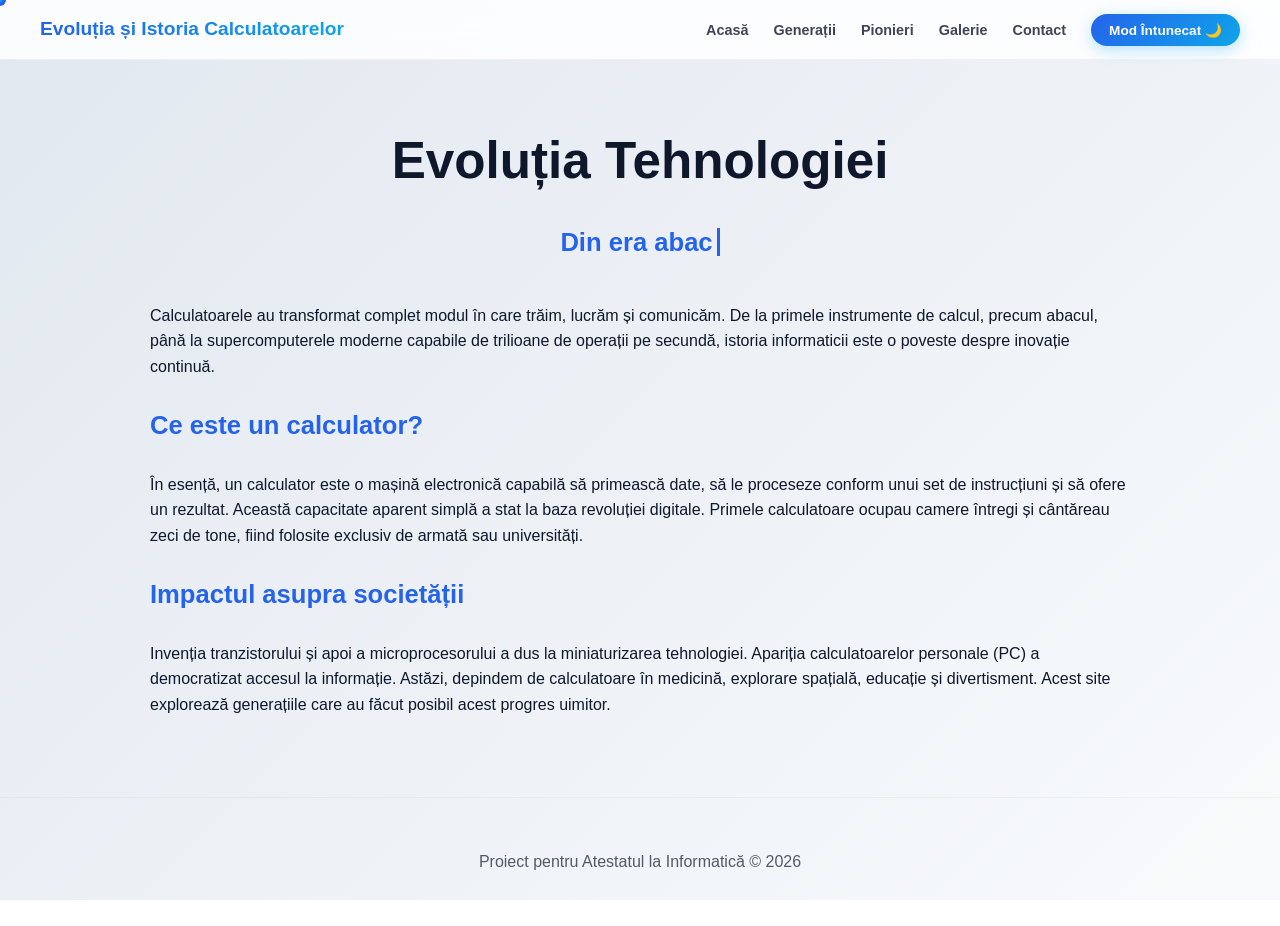
<file: index.html>
<!DOCTYPE html>
<html lang="ro">
<head>
    <meta charset="UTF-8">
    <meta name="viewport" content="width=device-width, initial-scale=1.0">
    <title>Istoria Calculatoarelor - Acasă</title>
    <link rel="stylesheet" href="style.css">
</head>
<body>
    <div class="cursor-dot" data-cursor-dot></div>
<div class="cursor-trail" data-cursor-trail></div>
<div class="cursor-trail" data-cursor-trail></div>
<div class="cursor-trail" data-cursor-trail></div>
<div class="cursor-trail" data-cursor-trail></div>
<div class="cursor-trail" data-cursor-trail></div>
<div class="cursor-trail" data-cursor-trail></div>
    <header>
        <h1 class="fade-in-titlu">Evoluția și Istoria Calculatoarelor</h1>
        <nav>
            <ul>
                <li><a href="index.html">Acasă</a></li>
                <li><a href="generatii.html">Generații</a></li>
                <li><a href="pionieri.html">Pionieri</a></li>
                <li><a href="galerie.html">Galerie</a></li>
                <li><a href="contact.html">Contact</a></li>
                <li><button id="btn-tema" class="buton-magic">Mod Întunecat 🌙</button></li>
            </ul>
        </nav>
    </header>

    <div class="progress-container">
        <div class="progress-bar" id="baraProgres"></div>
    </div>

    <main>
        <section id="acasa">
            <h2>Evoluția Tehnologiei</h2>
            
            <h3 id="typewriter-container" style="min-height: 40px; margin-top: -30px; margin-bottom: 40px; text-align: center;"></h3>
            
            <p>Calculatoarele au transformat complet modul în care trăim, lucrăm și comunicăm. De la primele instrumente de calcul, precum abacul, până la supercomputerele moderne capabile de trilioane de operații pe secundă, istoria informaticii este o poveste despre inovație continuă.</p>
            
            <h3>Ce este un calculator?</h3>
            <p>În esență, un calculator este o mașină electronică capabilă să primească date, să le proceseze conform unui set de instrucțiuni și să ofere un rezultat. Această capacitate aparent simplă a stat la baza revoluției digitale. Primele calculatoare ocupau camere întregi și cântăreau zeci de tone, fiind folosite exclusiv de armată sau universități.</p>
            
            <h3>Impactul asupra societății</h3>
            <p>Invenția tranzistorului și apoi a microprocesorului a dus la miniaturizarea tehnologiei. Apariția calculatoarelor personale (PC) a democratizat accesul la informație. Astăzi, depindem de calculatoare în medicină, explorare spațială, educație și divertisment. Acest site explorează generațiile care au făcut posibil acest progres uimitor.</p>
        </section>
    </main>

    <footer>
        <p>Proiect pentru Atestatul la Informatică &copy; 2026</p>
    </footer>

    <script src="script.js"></script>
</body>
</html>
</file>
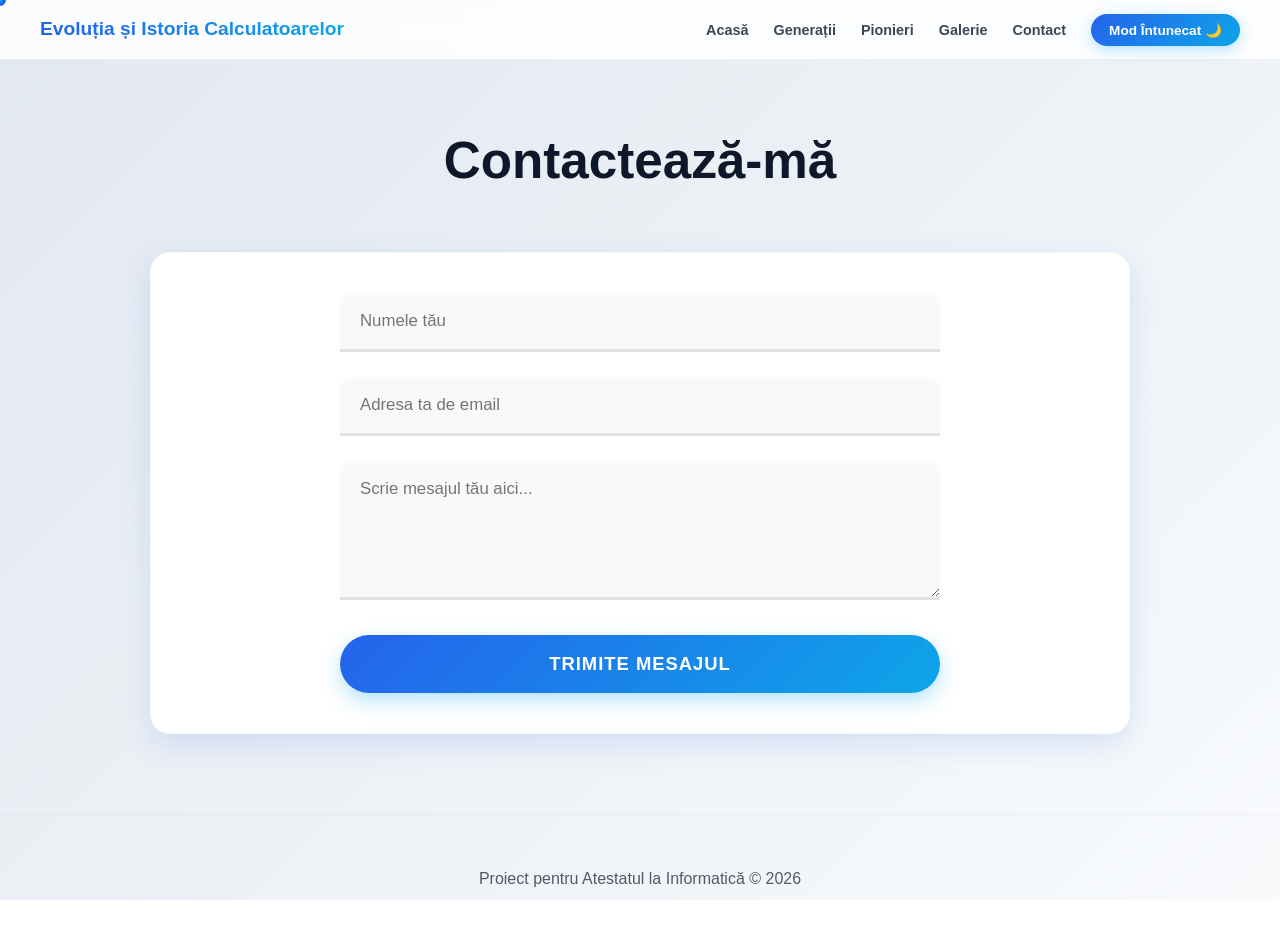
<file: contact.html>
<!DOCTYPE html>
<html lang="ro">
<head>
    <meta charset="UTF-8">
    <meta name="viewport" content="width=device-width, initial-scale=1.0">
    <title>Istoria Calculatoarelor - Contact</title>
    <link rel="stylesheet" href="style.css">
</head>
<body>
   <div class="cursor-dot" data-cursor-dot></div>
<div class="cursor-trail" data-cursor-trail></div>
<div class="cursor-trail" data-cursor-trail></div>
<div class="cursor-trail" data-cursor-trail></div>
<div class="cursor-trail" data-cursor-trail></div>
<div class="cursor-trail" data-cursor-trail></div>
<div class="cursor-trail" data-cursor-trail></div>
    <header>
        <h1 class="fade-in-titlu">Evoluția și Istoria Calculatoarelor</h1>
        <nav>
            <ul>
                <li><a href="index.html">Acasă</a></li>
                <li><a href="generatii.html">Generații</a></li>
                <li><a href="pionieri.html">Pionieri</a></li>
                <li><a href="galerie.html">Galerie</a></li>
                <li><a href="contact.html">Contact</a></li>
                <li><button id="btn-tema" class="buton-magic">Mod Întunecat 🌙</button></li>
            </ul>
        </nav>
    </header>

    <div class="progress-container">
        <div class="progress-bar" id="baraProgres"></div>
    </div>

    <main>
        <section id="contact">
            <h2>Contactează-mă</h2>
            <div class="card">
                <form id="formular-contact" class="form-contact">
                    <input type="text" id="nume" placeholder="Numele tău" required>
                    <input type="email" id="email" placeholder="Adresa ta de email" required>
                    <textarea id="mesaj" rows="5" placeholder="Scrie mesajul tău aici..." required></textarea>
                    <button type="submit" class="buton-trimite">Trimite Mesajul</button>
                </form>
                <div id="mesaj-succes" style="display: none; text-align: center; color: #28a745; margin-top: 15px; font-weight: bold;">
                    Mesajul a fost trimis cu succes!
                </div>
            </div>
        </section>
    </main>

    <footer>
        <p>Proiect pentru Atestatul la Informatică &copy; 2026</p>
    </footer>

    <script src="script.js"></script>
</body>
</html>
</file>
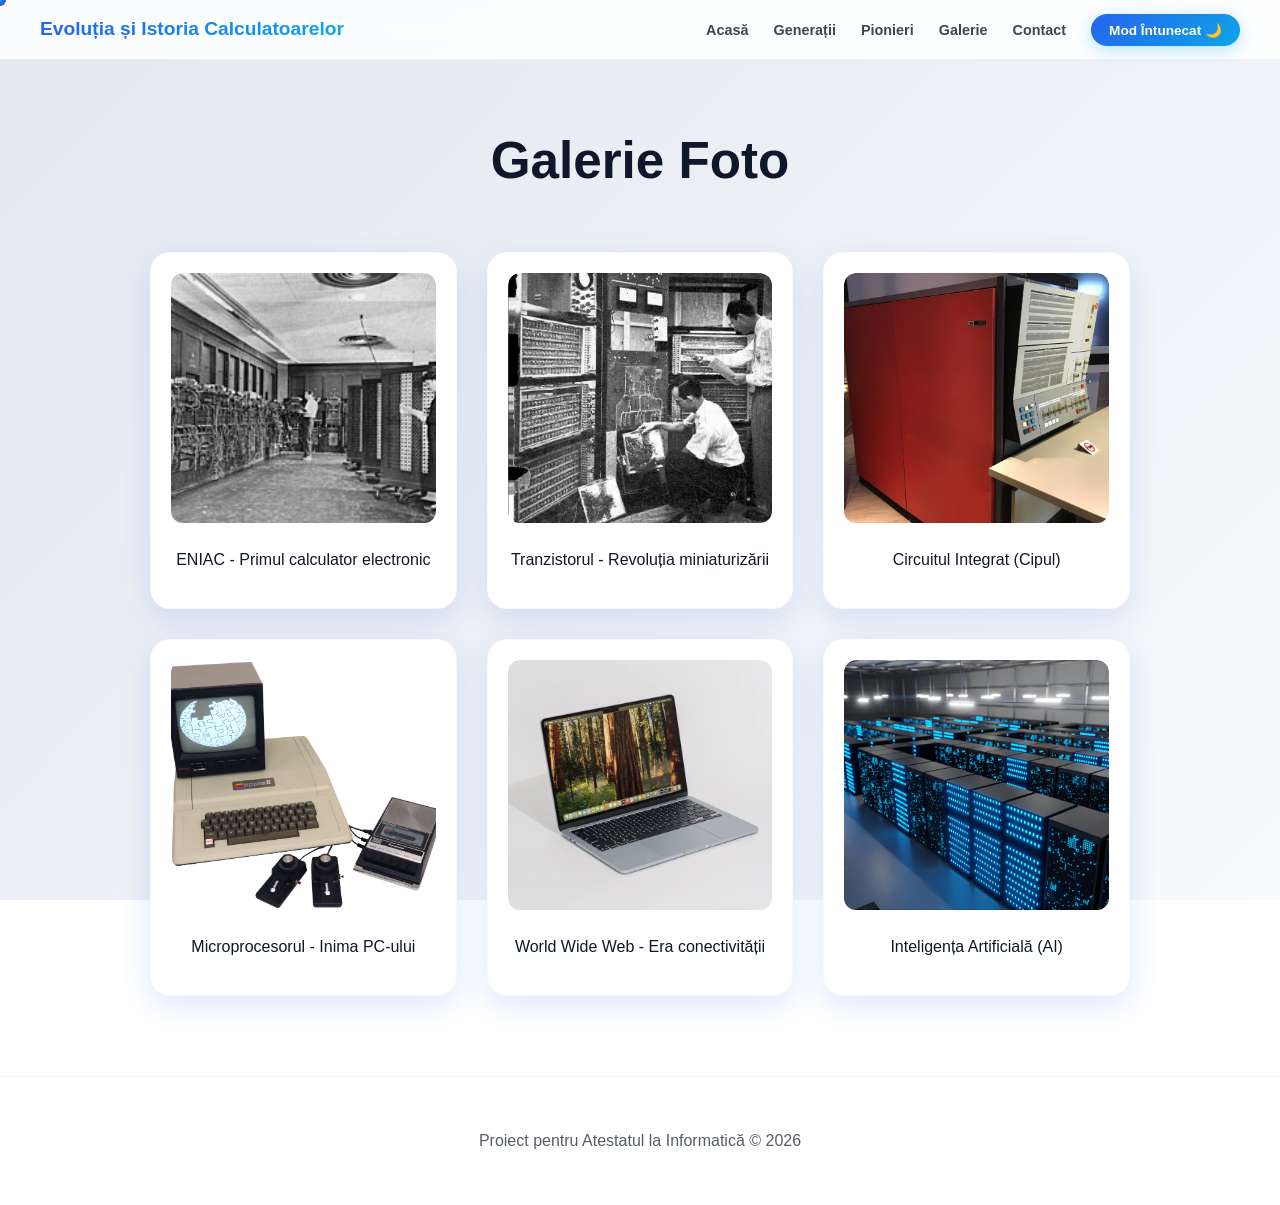
<file: galerie.html>
<!DOCTYPE html>
<html lang="ro">
<head>
    <meta charset="UTF-8">
    <meta name="viewport" content="width=device-width, initial-scale=1.0">
    <title>Istoria Calculatoarelor - Galerie</title>
    <link rel="stylesheet" href="style.css">
</head>
<body>
  <div class="cursor-dot" data-cursor-dot></div>
<div class="cursor-trail" data-cursor-trail></div>
<div class="cursor-trail" data-cursor-trail></div>
<div class="cursor-trail" data-cursor-trail></div>
<div class="cursor-trail" data-cursor-trail></div>
<div class="cursor-trail" data-cursor-trail></div>
<div class="cursor-trail" data-cursor-trail></div>
    <header>
        <h1 class="fade-in-titlu">Evoluția și Istoria Calculatoarelor</h1>
        <nav>
            <ul>
                <li><a href="index.html">Acasă</a></li>
                <li><a href="generatii.html">Generații</a></li>
                <li><a href="pionieri.html">Pionieri</a></li>
                <li><a href="galerie.html">Galerie</a></li>
                <li><a href="contact.html">Contact</a></li>
                <li><button id="btn-tema" class="buton-magic">Mod Întunecat 🌙</button></li>
            </ul>
        </nav>
    </header>

    <div class="progress-container">
        <div class="progress-bar" id="baraProgres"></div>
    </div>

    <main>
        <section id="galerie">
            <h2>Galerie Foto</h2>
            <div class="galerie-grid">
    <div class="item-galerie">
        <a href="https://ro.wikipedia.org/wiki/ENIAC" target="_blank" title="Află mai multe pe Wikipedia">
            <img src="imagini/poza1.jpg" alt="ENIAC" class="imagine-galerie">
        </a>
        <p>ENIAC - Primul calculator electronic</p>
    </div>

    <div class="item-galerie">
        <a href="https://ro.wikipedia.org/wiki/Tranzistor" target="_blank" title="Află mai multe pe Wikipedia">
            <img src="imagini/poza2.jpg" alt="Tranzistor" class="imagine-galerie">
        </a>
        <p>Tranzistorul - Revoluția miniaturizării</p>
    </div>

    <div class="item-galerie">
        <a href="https://ro.wikipedia.org/wiki/Circuit_integrat" target="_blank" title="Află mai multe pe Wikipedia">
            <img src="imagini/poza3.jpg" alt="Circuit Integrat" class="imagine-galerie">
        </a>
        <p>Circuitul Integrat (Cipul)</p>
    </div>

    <div class="item-galerie">
        <a href="https://ro.wikipedia.org/wiki/Microprocesor" target="_blank" title="Află mai multe pe Wikipedia">
            <img src="imagini/poza4.jpg" alt="Microprocesor" class="imagine-galerie">
        </a>
        <p>Microprocesorul - Inima PC-ului</p>
    </div>

    <div class="item-galerie">
        <a href="https://ro.wikipedia.org/wiki/World_Wide_Web" target="_blank" title="Află mai multe pe Wikipedia">
            <img src="imagini/poza5.jpg" alt="Internet" class="imagine-galerie">
        </a>
        <p>World Wide Web - Era conectivității</p>
    </div>

    <div class="item-galerie">
        <a href="https://ro.wikipedia.org/wiki/Inteligen%C8%9B%C4%83_artificial%C4%83" target="_blank" title="Află mai multe pe Wikipedia">
            <img src="imagini/poza6.jpg" alt="Inteligenta Artificiala" class="imagine-galerie">
        </a>
        <p>Inteligența Artificială (AI)</p>
    </div>
</div>
        </section>
    </main>

    <footer>
        <p>Proiect pentru Atestatul la Informatică &copy; 2026</p>
    </footer>

    <script src="script.js"></script>
</body>
</html>
</file>
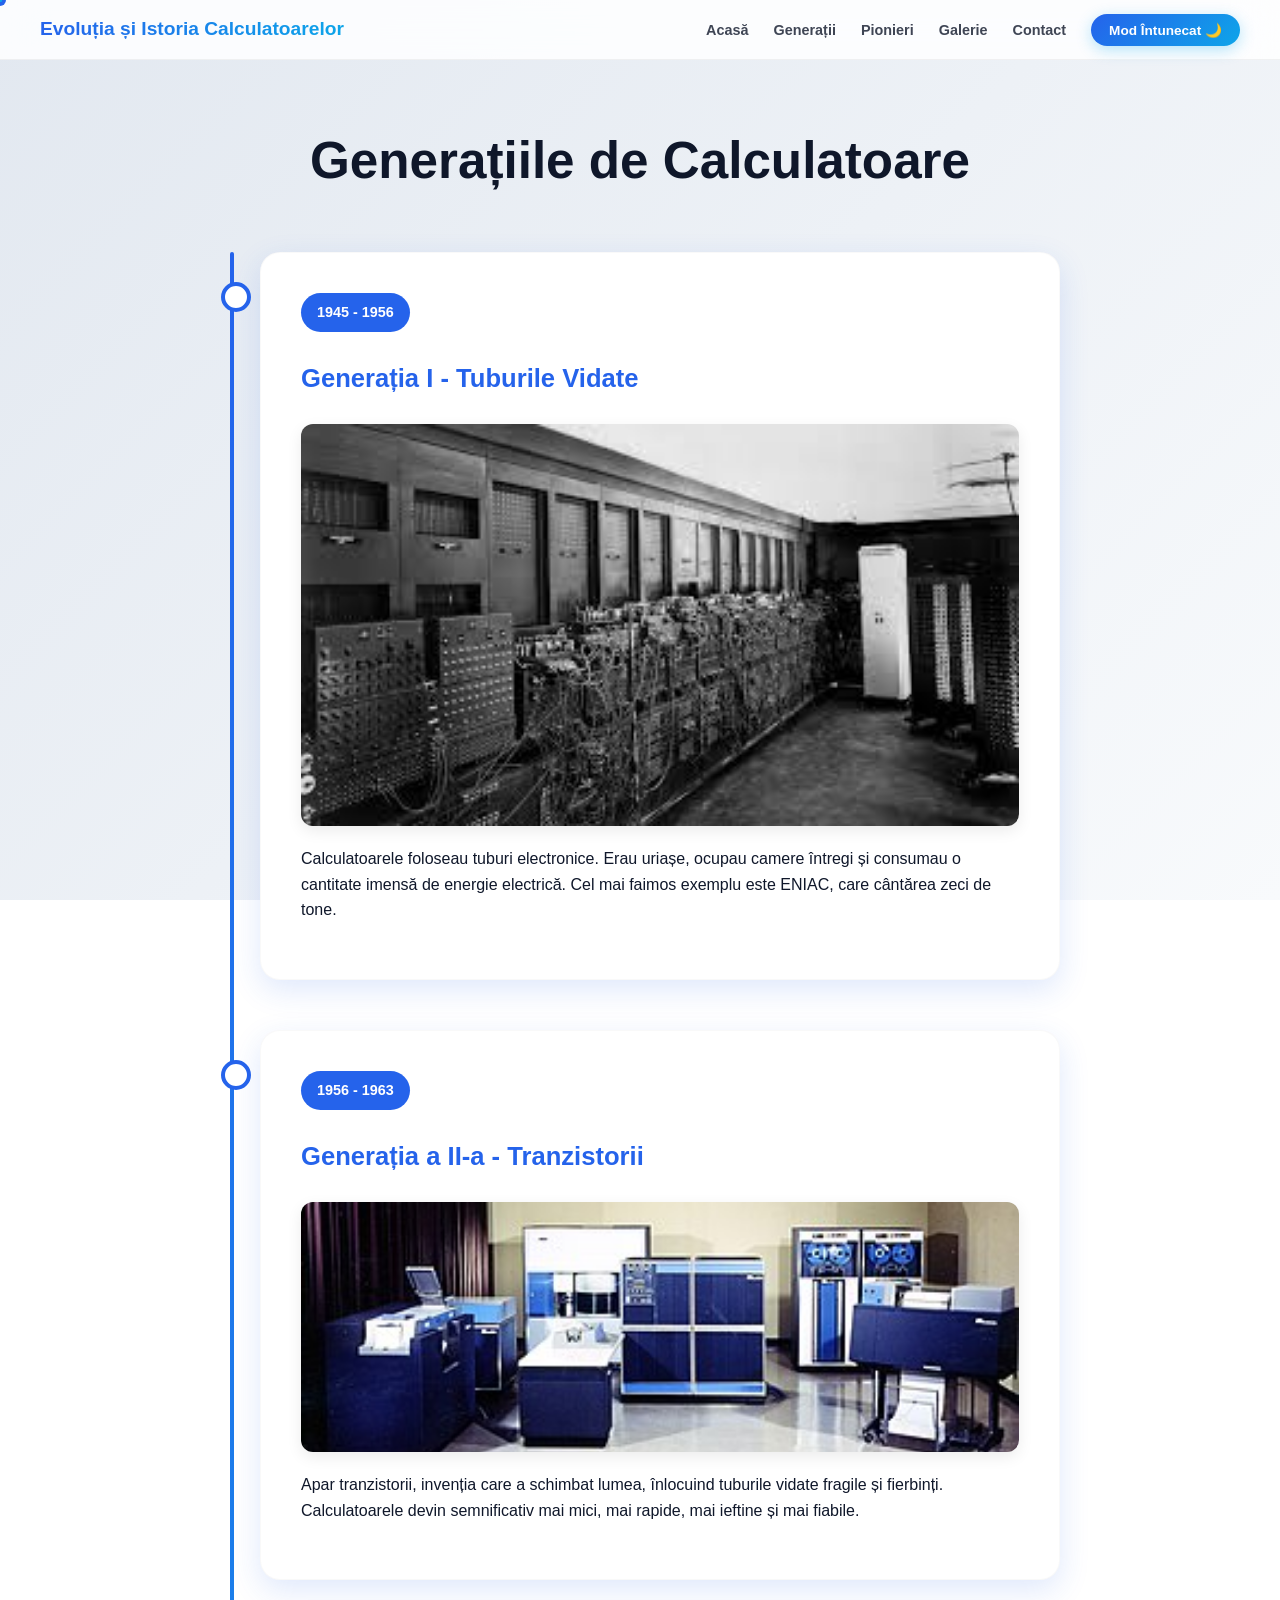
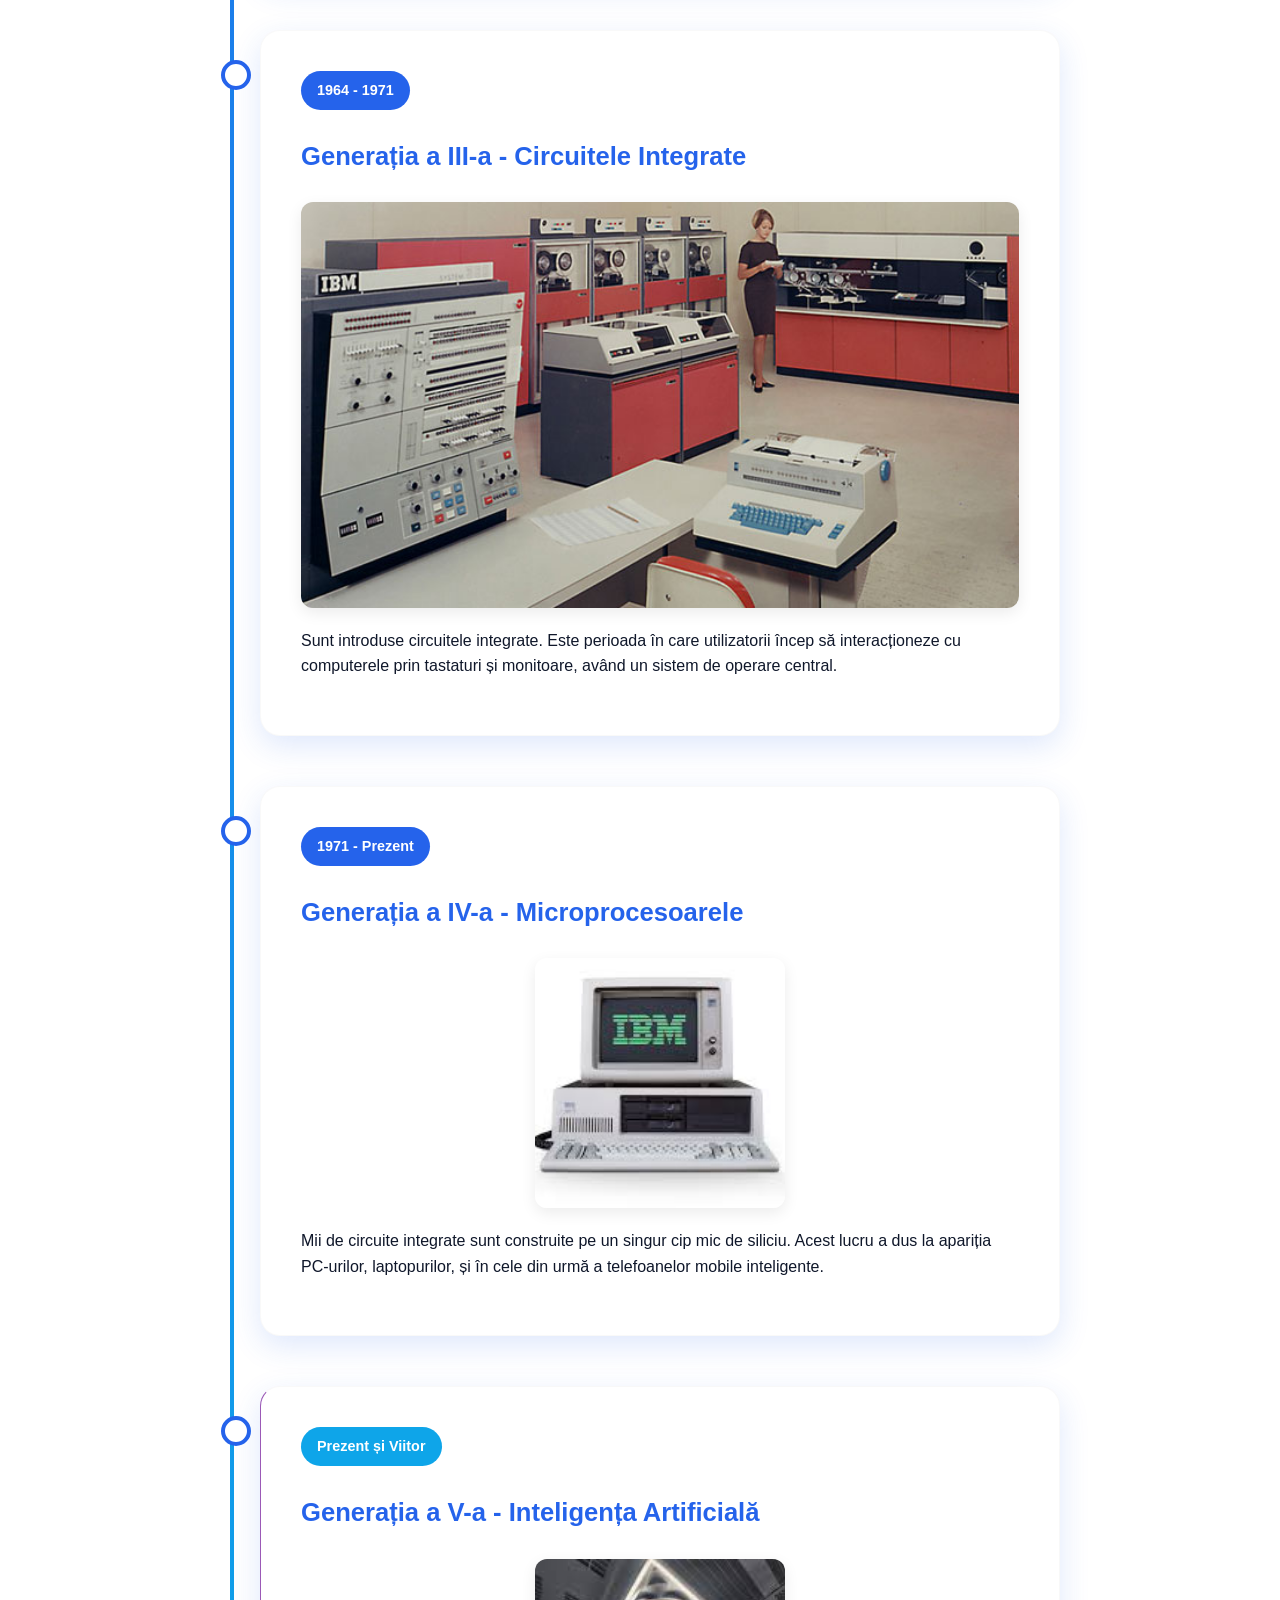
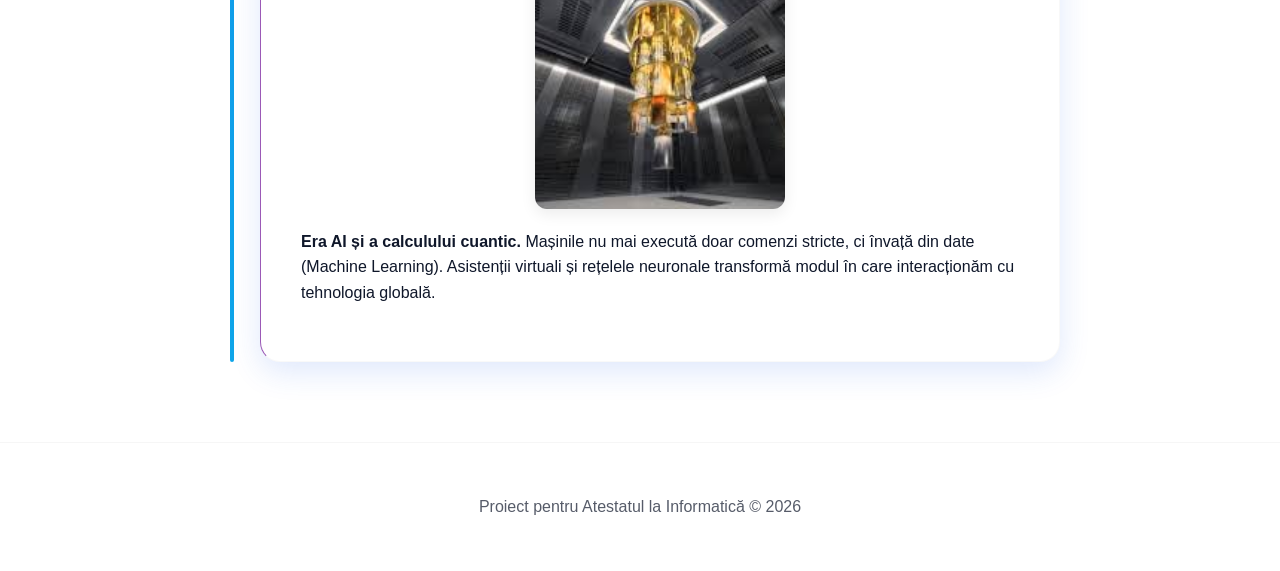
<file: generatii.html>
<!DOCTYPE html>
<html lang="ro">
<head>
    <meta charset="UTF-8">
    <meta name="viewport" content="width=device-width, initial-scale=1.0">
    <title>Istoria Calculatoarelor - Generații</title>
    <link rel="stylesheet" href="style.css">
</head>
<body>
<div class="cursor-dot" data-cursor-dot></div>
<div class="cursor-trail" data-cursor-trail></div>
<div class="cursor-trail" data-cursor-trail></div>
<div class="cursor-trail" data-cursor-trail></div>
<div class="cursor-trail" data-cursor-trail></div>
<div class="cursor-trail" data-cursor-trail></div>
<div class="cursor-trail" data-cursor-trail></div>
    <header>
        <h1 class="fade-in-titlu">Evoluția și Istoria Calculatoarelor</h1>
        <nav>
            <ul>
                <li><a href="index.html">Acasă</a></li>
                <li><a href="generatii.html">Generații</a></li>
                <li><a href="pionieri.html">Pionieri</a></li>
                <li><a href="galerie.html">Galerie</a></li>
                <li><a href="contact.html">Contact</a></li>
                <li><button id="btn-tema" class="buton-magic">Mod Întunecat 🌙</button></li>
            </ul>
        </nav>
    </header>

    <div class="progress-container">
        <div class="progress-bar" id="baraProgres"></div>
    </div>

    <main>
        <section id="generatii">
            <h2>Generațiile de Calculatoare</h2>
            
            <div class="timeline">
                <div class="timeline-item">
                    <div class="timeline-dot"></div>
                    <div class="card timeline-card">
                        <span class="an-badge">1945 - 1956</span>
                        <h3>Generația I - Tuburile Vidate</h3>
                        <img src="imagini/poza11.jpg" alt="ENIAC și Tuburi Vidate" class="imagine-generatie" style="width: 100% !important; height: auto !important; margin: 20px 0 !important; object-fit: contain !important;">
                        <p>Calculatoarele foloseau tuburi electronice. Erau uriașe, ocupau camere întregi și consumau o cantitate imensă de energie electrică. Cel mai faimos exemplu este ENIAC, care cântărea zeci de tone.</p>
                    </div>
                </div>

                <div class="timeline-item">
                    <div class="timeline-dot"></div>
                    <div class="card timeline-card">
                        <span class="an-badge">1956 - 1963</span>
                        <h3>Generația a II-a - Tranzistorii</h3>
                        <img src="imagini/poza12.jpg" alt="Calculatoare cu Tranzistori" class="imagine-generatie">
                        <p>Apar tranzistorii, invenția care a schimbat lumea, înlocuind tuburile vidate fragile și fierbinți. Calculatoarele devin semnificativ mai mici, mai rapide, mai ieftine și mai fiabile.</p>
                    </div>
                </div>

                <div class="timeline-item">
                    <div class="timeline-dot"></div>
                    <div class="card timeline-card">
                        <span class="an-badge">1964 - 1971</span>
                        <h3>Generația a III-a - Circuitele Integrate</h3>
                        <img src="imagini/poza13.jpg" alt="Circuite Integrate" class="imagine-generatie" style="width: 100% !important; height: auto !important; margin: 20px 0 !important; object-fit: contain !important;">
                        <p>Sunt introduse circuitele integrate. Este perioada în care utilizatorii încep să interacționeze cu computerele prin tastaturi și monitoare, având un sistem de operare central.</p>
                    </div>
                </div>

                <div class="timeline-item">
                    <div class="timeline-dot"></div>
                    <div class="card timeline-card">
                        <span class="an-badge">1971 - Prezent</span>
                        <h3>Generația a IV-a - Microprocesoarele</h3>
                        <img src="imagini/poza14.jpg" alt="Microprocesoare și PC-uri" class="imagine-generatie" style="width: 250px !important; height: 250px !important; margin: 20px auto !important;">
                        <p>Mii de circuite integrate sunt construite pe un singur cip mic de siliciu. Acest lucru a dus la apariția PC-urilor, laptopurilor, și în cele din urmă a telefoanelor mobile inteligente.</p>
                    </div>
                </div>

                <div class="timeline-item">
                    <div class="timeline-dot"></div>
                    <div class="card timeline-card" style="border-left-color: #9b59b6;">
                        <span class="an-badge badge-ai">Prezent și Viitor</span>
                        <h3>Generația a V-a - Inteligența Artificială</h3>
<img src="imagini/poza15.jpg" alt="Microprocesoare și PC-uri" class="imagine-generatie" style="width: 250px !important; height: 250px !important; margin: 20px auto !important;">
                        <p><strong>Era AI și a calculului cuantic.</strong> Mașinile nu mai execută doar comenzi stricte, ci învață din date (Machine Learning). Asistenții virtuali și rețelele neuronale transformă modul în care interacționăm cu tehnologia globală.</p>
                    </div>
                </div>
            </div>
        </section>
    </main>

    <footer>
        <p>Proiect pentru Atestatul la Informatică &copy; 2026</p>
    </footer>

    <script src="script.js"></script>
</body>
</html>
</file>
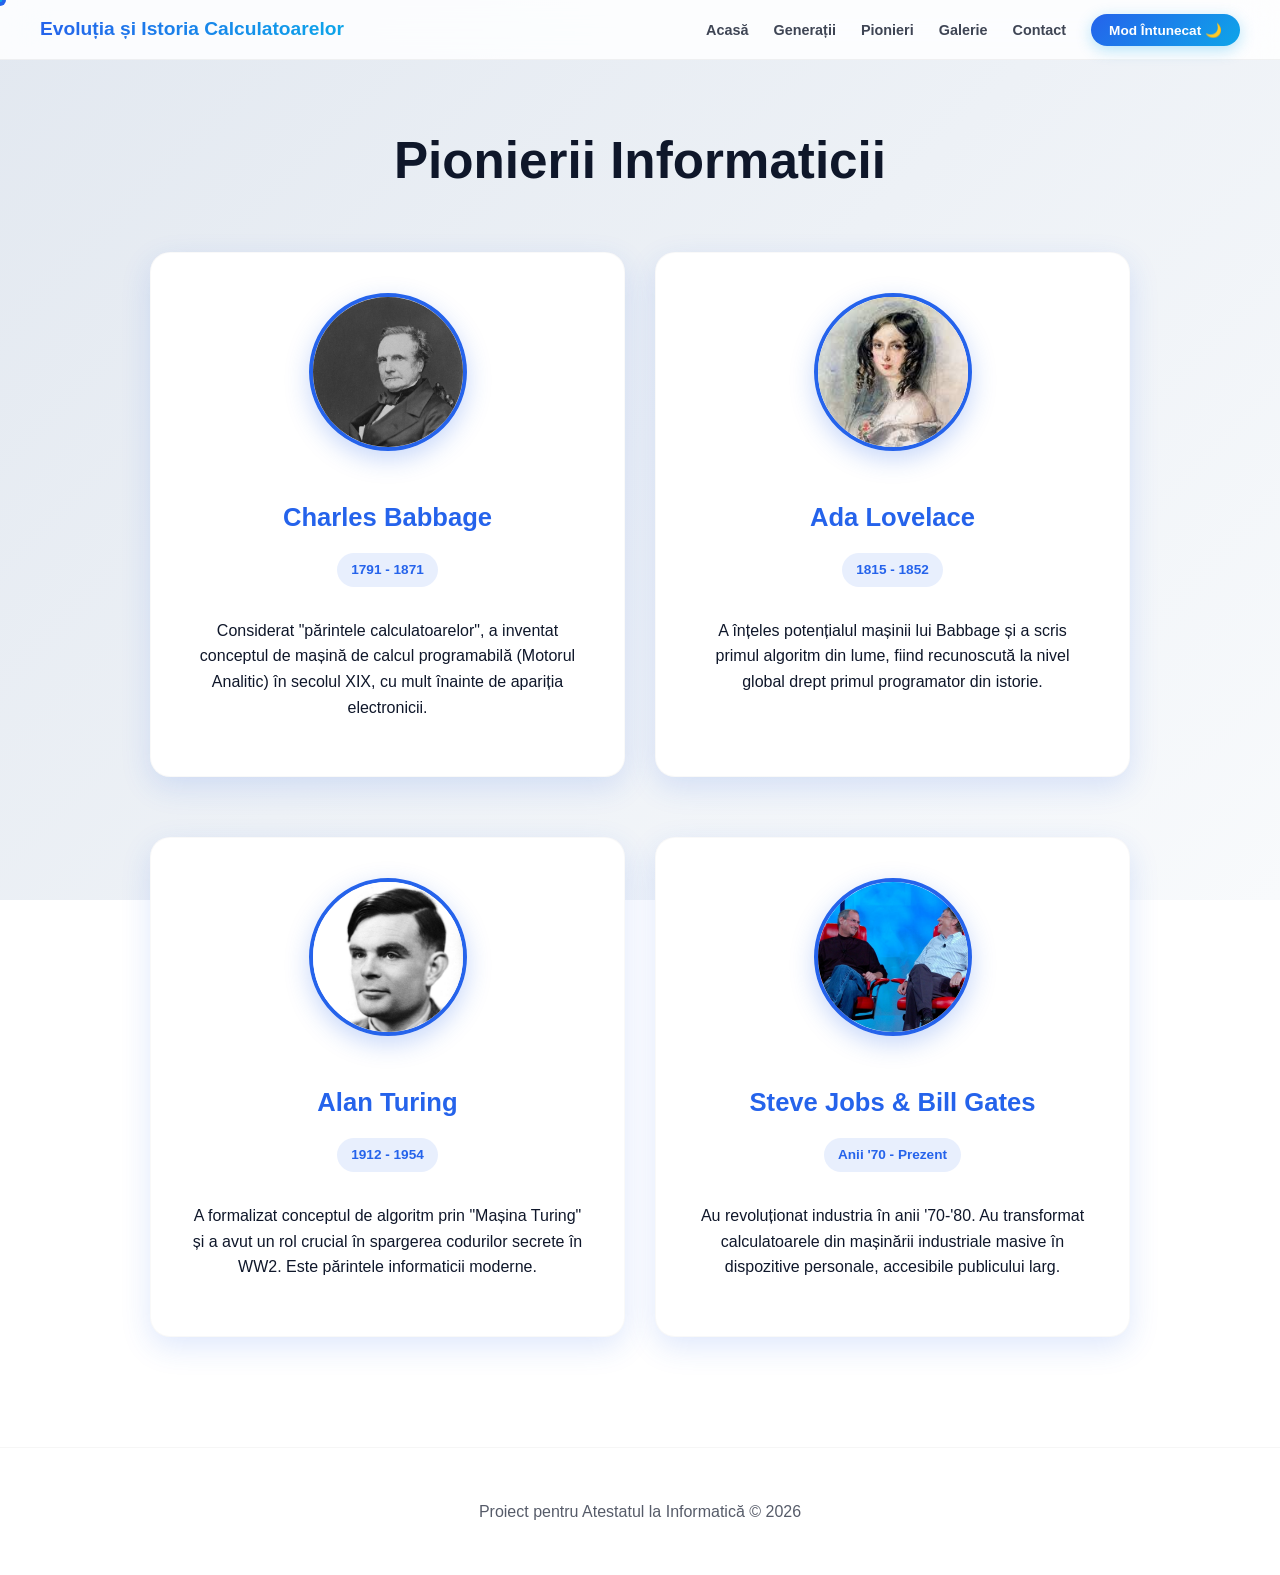
<file: pionieri.html>
<!DOCTYPE html>
<html lang="ro">
<head>
    <meta charset="UTF-8">
    <meta name="viewport" content="width=device-width, initial-scale=1.0">
    <title>Istoria Calculatoarelor - Pionieri</title>
    <link rel="stylesheet" href="style.css">
</head>
<body>
    <div class="cursor-dot" data-cursor-dot></div>
<div class="cursor-trail" data-cursor-trail></div>
<div class="cursor-trail" data-cursor-trail></div>
<div class="cursor-trail" data-cursor-trail></div>
<div class="cursor-trail" data-cursor-trail></div>
<div class="cursor-trail" data-cursor-trail></div>
<div class="cursor-trail" data-cursor-trail></div>
    <header>
        <h1 class="fade-in-titlu">Evoluția și Istoria Calculatoarelor</h1>
        <nav>
            <ul>
                <li><a href="index.html">Acasă</a></li>
                <li><a href="generatii.html">Generații</a></li>
                <li><a href="pionieri.html">Pionieri</a></li>
                <li><a href="galerie.html">Galerie</a></li>
                <li><a href="contact.html">Contact</a></li>
                <li><button id="btn-tema" class="buton-magic">Mod Întunecat 🌙</button></li>
            </ul>
        </nav>
    </header>

    <div class="progress-container">
        <div class="progress-bar" id="baraProgres"></div>
    </div>

    <main>
        <section id="pionieri">
            <h2>Pionierii Informaticii</h2>
            <div class="pionieri-grid">
                <div class="card pionier-card">
                    <img src="imagini/poza7.jpg" alt="Charles Babbage" class="poza-pionier">
                    <h3>Charles Babbage</h3>
                    <span class="pionier-an">1791 - 1871</span>
                    <p>Considerat "părintele calculatoarelor", a inventat conceptul de mașină de calcul programabilă (Motorul Analitic) în secolul XIX, cu mult înainte de apariția electronicii.</p>
                </div>
                <div class="card pionier-card">
                    <img src="imagini/poza8.jpg" alt="Ada Lovelace" class="poza-pionier">
                    <h3>Ada Lovelace</h3>
                    <span class="pionier-an">1815 - 1852</span>
                    <p>A înțeles potențialul mașinii lui Babbage și a scris primul algoritm din lume, fiind recunoscută la nivel global drept primul programator din istorie.</p>
                </div>
                <div class="card pionier-card">
                    <img src="imagini/poza9.jpg" alt="Alan Turing" class="poza-pionier">
                    <h3>Alan Turing</h3>
                    <span class="pionier-an">1912 - 1954</span>
                    <p>A formalizat conceptul de algoritm prin "Mașina Turing" și a avut un rol crucial în spargerea codurilor secrete în WW2. Este părintele informaticii moderne.</p>
                </div>
                <div class="card pionier-card">
                    <img src="imagini/poza10.jpg" alt="Steve Jobs și Bill Gates" class="poza-pionier">
                    <h3>Steve Jobs & Bill Gates</h3>
                    <span class="pionier-an">Anii '70 - Prezent</span>
                    <p>Au revoluționat industria în anii '70-'80. Au transformat calculatoarele din mașinării industriale masive în dispozitive personale, accesibile publicului larg.</p>
                </div>
            </div>
        </section>
    </main>

    <footer>
        <p>Proiect pentru Atestatul la Informatică &copy; 2026</p>
    </footer>

    <script src="script.js"></script>
</body>
</html>
</file>
<file: style.css>
:root {
    --bg-color: #f0f4f8;
    --bg-gradient: linear-gradient(135deg, #e2e8f0 0%, #f8fafc 100%);
    --text-color: #0f172a;
    --card-bg: #ffffff;
    --header-bg: rgba(255, 255, 255, 0.85);
    --accent-color: #2563eb;
    --accent-secondary: #0ea5e9;
    --shadow: 0 10px 30px rgba(37, 99, 235, 0.15);
    --border-radius: 20px;
}

body.dark-mode {
    --bg-color: #0f172a;
    --bg-gradient: linear-gradient(135deg, #020617 0%, #0f172a 100%);
    --text-color: #f8fafc;
    --card-bg: #1e293b;
    --header-bg: rgba(2, 6, 23, 0.85);
    --shadow: 0 10px 30px rgba(0, 0, 0, 0.5);
}

body {
    font-family: -apple-system, BlinkMacSystemFont, "Segoe UI", Roboto, Helvetica, Arial, sans-serif;
    background: var(--bg-gradient);
    background-attachment: fixed;
    color: var(--text-color);
    margin: 0;
    padding: 0;
    line-height: 1.6;
    -webkit-font-smoothing: antialiased;
    transition: color 0.5s ease;
}

header {
    position: fixed;
    top: 0;
    width: 100%;
    height: 60px;
    background-color: var(--header-bg);
    backdrop-filter: saturate(180%) blur(20px);
    z-index: 1000;
    border-bottom: 1px solid rgba(128, 128, 128, 0.1);
    display: flex;
    justify-content: space-between;
    align-items: center;
    padding: 0 40px;
    box-sizing: border-box;
}

.fade-in-titlu {
    font-size: 1.2rem;
    font-weight: 700;
    margin: 0;
    background: linear-gradient(to right, var(--accent-color), var(--accent-secondary));
    -webkit-background-clip: text;
    -webkit-text-fill-color: transparent;
}

nav ul {
    list-style-type: none;
    padding: 0;
    margin: 0;
    display: flex;
    align-items: center;
    gap: 25px;
}

nav ul li a {
    color: var(--text-color);
    text-decoration: none;
    font-size: 0.9rem;
    font-weight: 600;
    opacity: 0.8;
    transition: 0.3s;
}

nav ul li a:hover {
    opacity: 1;
    color: var(--accent-color);
}

.buton-magic {
    background: linear-gradient(135deg, var(--accent-color) 0%, var(--accent-secondary) 100%);
    color: #ffffff;
    border: none;
    padding: 8px 18px;
    border-radius: 20px;
    font-size: 0.85rem;
    font-weight: 600;
    cursor: pointer;
    box-shadow: 0 4px 15px rgba(14, 165, 233, 0.3);
    transition: 0.2s;
    animation: pulse-glow 2s infinite;
}

main {
    max-width: 980px;
    margin: 120px auto 80px auto;
    padding: 0 20px;
}

h2 {
    font-size: 3.2rem;
    font-weight: 800;
    text-align: center;
    margin-bottom: 50px;
}

h3 {
    font-size: 1.6rem;
    font-weight: 700;
    color: var(--accent-color);
}

.card {
    background-color: var(--card-bg);
    padding: 40px;
    margin-bottom: 30px;
    border-radius: var(--border-radius);
    box-shadow: var(--shadow);
    border: 1px solid rgba(128, 128, 128, 0.05);
    transition: transform 0.4s cubic-bezier(0.25, 0.8, 0.25, 1);
}

.card:hover {
    transform: translateY(-5px);
    box-shadow: 0 15px 45px rgba(37, 99, 235, 0.2);
}

.galerie-grid {
    display: grid;
    grid-template-columns: repeat(auto-fit, minmax(300px, 1fr));
    gap: 30px;
}

.item-galerie {
    background-color: var(--card-bg);
    padding: 20px;
    border-radius: var(--border-radius);
    box-shadow: var(--shadow);
    text-align: center;
    border: 1px solid rgba(128, 128, 128, 0.05);
    transition: transform 0.4s ease, box-shadow 0.4s ease, border-color 0.4s ease;
    overflow: hidden;
}


.item-galerie:hover {
    transform: translateY(-8px);
    box-shadow: 0 15px 40px rgba(14, 165, 233, 0.25);
    border-color: var(--accent-secondary);
}

.imagine-galerie {
    width: 100%;
    height: 250px;
    object-fit: cover;
    border-radius: 12px;
    transition: transform 0.5s cubic-bezier(0.25, 0.8, 0.25, 1);
}


.item-galerie:hover .imagine-galerie {
    transform: scale(1.08);
}

.pionieri-grid {
    display: grid;
    grid-template-columns: repeat(2, 1fr); /* Aici setăm fix 2 coloane egale pe rând */
    gap: 30px;
}

.pionier-card {
    display: flex;
    flex-direction: column;
    align-items: center;
    text-align: center;
}

.poza-pionier {
    width: 150px;
    height: 150px;
    object-fit: cover;
    object-position: top;
    border-radius: 50%;
    border: 4px solid var(--accent-color);
    box-shadow: 0 8px 25px rgba(37, 99, 235, 0.25);
    transition: 0.4s;
    margin-bottom: 20px;
}

.card:hover .poza-pionier {
    transform: scale(1.05);
}

.pionier-an {
    display: inline-block;
    background-color: rgba(37, 99, 235, 0.1);
    color: var(--accent-color);
    padding: 6px 14px;
    border-radius: 20px;
    font-size: 0.85rem;
    font-weight: 700;
    margin-top: -10px;
    margin-bottom: 15px;
}

body.dark-mode .pionier-an {
    background-color: rgba(56, 189, 248, 0.15);
    color: var(--accent-secondary);
}

.poza-pionier {
    width: 150px;
    height: 150px;
    object-fit: cover;
    object-position: top;
    border-radius: 50%;
    border: 4px solid var(--accent-color);
    box-shadow: 0 8px 25px rgba(37, 99, 235, 0.25);
    transition: 0.4s;
}

.card:hover .poza-pionier {
    transform: scale(1.05);
}

.timeline {
    position: relative;
    max-width: 800px;
    margin: 0 auto;
    padding-left: 40px;
}

.timeline::before {
    content: '';
    position: absolute;
    top: 0;
    bottom: 0;
    left: 10px;
    width: 4px;
    background: linear-gradient(to bottom, var(--accent-color), var(--accent-secondary));
    border-radius: 4px;
}

.timeline-item {
    position: relative;
    margin-bottom: 50px;
}

.timeline-dot {
    position: absolute;
    left: -39px;
    top: 30px;
    width: 22px;
    height: 22px;
    background-color: var(--card-bg);
    border: 4px solid var(--accent-color);
    border-radius: 50%;
    z-index: 2;
}

.an-badge {
    display: inline-block;
    background-color: var(--accent-color);
    color: white;
    padding: 8px 16px;
    border-radius: 20px;
    font-size: 0.9rem;
    font-weight: 800;
}

.badge-ai {
    background-color: var(--accent-secondary);
}

.buton-sus {
    position: fixed;
    bottom: 30px;
    right: 30px;
    width: 55px;
    height: 55px;
    background: linear-gradient(135deg, var(--accent-color), var(--accent-secondary));
    color: white;
    border: none;
    border-radius: 50%;
    font-size: 1.8rem;
    cursor: pointer;
    opacity: 0;
    visibility: hidden;
    transition: 0.3s;
    z-index: 999;
}

.buton-sus.arata {
    opacity: 1;
    visibility: visible;
}

.progress-container {
    position: fixed;
    top: 60px;
    left: 0;
    width: 100%;
    height: 5px;
    z-index: 1000;
}

.progress-bar {
    height: 100%;
    background: linear-gradient(to right, var(--accent-color), var(--accent-secondary));
    width: 0%;
}

.form-contact {
    display: flex;
    flex-direction: column;
    gap: 25px;
    max-width: 600px;
    margin: 0 auto;
}

.form-contact input, .form-contact textarea {
    width: 100%;
    padding: 18px 20px;
    border: none;
    border-bottom: 3px solid rgba(128, 128, 128, 0.2);
    border-radius: 12px 12px 0 0; /* Doar colțurile de sus sunt rotunjite */
    background-color: rgba(128, 128, 128, 0.05); /* Fundal foarte subtil */
    color: var(--text-color);
    font-size: 1.05rem;
    font-family: inherit;
    box-sizing: border-box;
    transition: all 0.3s cubic-bezier(0.25, 0.8, 0.25, 1);
}

.form-contact input:focus, .form-contact textarea:focus {
    outline: none;
    border-bottom: 3px solid var(--accent-secondary);
    background-color: rgba(14, 165, 233, 0.05); 
    transform: translateY(-3px);
    box-shadow: 0 10px 20px rgba(14, 165, 233, 0.1);
}

.buton-trimite {
    background: linear-gradient(135deg, var(--accent-color) 0%, var(--accent-secondary) 100%);
    color: white;
    border: none;
    padding: 18px;
    border-radius: 30px; 
    font-size: 1.15rem;
    font-weight: 800;
    letter-spacing: 1px;
    text-transform: uppercase; 
    cursor: pointer;
    box-shadow: 0 8px 20px rgba(14, 165, 233, 0.3);
    transition: transform 0.2s ease, box-shadow 0.2s ease;
    animation: pulse-glow 2s infinite;
    margin-top: 10px;
}

.buton-trimite:hover {
    transform: translateY(-3px) scale(1.02);
    box-shadow: 0 12px 25px rgba(14, 165, 233, 0.5);
}
footer {
    text-align: center;
    padding: 35px 20px;
    opacity: 0.7;
    border-top: 1px solid rgba(128, 128, 128, 0.1);
}

@keyframes pulse-glow {
    0% { box-shadow: 0 0 0 0 rgba(37, 99, 235, 0.4); }
    70% { box-shadow: 0 0 15px 10px rgba(37, 99, 235, 0); }
    100% { box-shadow: 0 0 0 0 rgba(37, 99, 235, 0); }
}

.typewriter-cursor {
    display: inline-block;
    width: 3px;
    height: 1.1em;
    background-color: var(--accent-color);
    vertical-align: text-bottom;
    animation: blink 0.8s step-end infinite;
    margin-left: 4px;
}

@keyframes blink {
    0%, 100% { opacity: 1; }
    50% { opacity: 0; }
}


.form-contact input[type="email"]:invalid:not(:placeholder-shown) {
    border-bottom: 3px solid #ef4444; 
    background-color: rgba(239, 68, 68, 0.05);
    color: #ef4444;
}


.form-contact input[type="email"]:invalid:not(:placeholder-shown):focus {
    box-shadow: 0 10px 20px rgba(239, 68, 68, 0.15);
    border-bottom: 3px solid #ef4444;
}


.form-contact input[type="email"]:valid:not(:placeholder-shown) {
    border-bottom: 3px solid #10b981; 
    background-color: rgba(16, 185, 129, 0.05);
}


.timeline-card {
    width: 100%;
    box-sizing: border-box;
}

.imagine-generatie {
    max-width: 100%;
    width: 100%;
    height: 250px;
    object-fit: cover;
    border-radius: 12px;
    margin: 20px 0;
    display: block;
    box-sizing: border-box;
    box-shadow: 0 5px 15px rgba(0, 0, 0, 0.08);
}

body.dark-mode .imagine-generatie {
    box-shadow: 0 5px 15px rgba(0, 0, 0, 0.3);
}


.item-galerie a {
    display: block; 
    overflow: hidden;
    border-radius: 12px;
}

.item-galerie a img {
    transition: transform 0.4s ease;
}

.item-galerie a:hover img {
    transform: scale(1.05); 
    cursor: pointer;
}

body {
    cursor: none; 
}

a, button, input, textarea {
    cursor: pointer;
}

.cursor-dot, .cursor-trail {
    position: fixed;
    top: 0;
    left: 0;
    transform: translate(-50%, -50%);
    border-radius: 50%;
    z-index: 9999;
    pointer-events: none;
}

.cursor-dot {
    width: 12px;
    height: 12px;
    background-color: var(--accent-color);
    position: fixed;
    top: 0;
    left: 0;
    transform: translate(-50%, -50%);
    border-radius: 50%;
    z-index: 9999;
    pointer-events: none;
}

.cursor-trail {
    width: 4px;
    height: 4px;
    background-color: var(--accent-secondary);
    opacity: 0.6;
}

body.dark-mode .cursor-dot {
    background-color: #fff;
}
body.dark-mode .cursor-trail {
    background-color: rgba(255, 255, 255, 0.5);
}

@media (max-width: 768px) {
    header { flex-direction: column; height: auto; padding: 20px; }
    nav ul { margin-top: 20px; flex-wrap: wrap; justify-content: center; }
    main { margin-top: 160px; }
    
    .pionieri-grid { grid-template-columns: 1fr; } 
}
</file>
